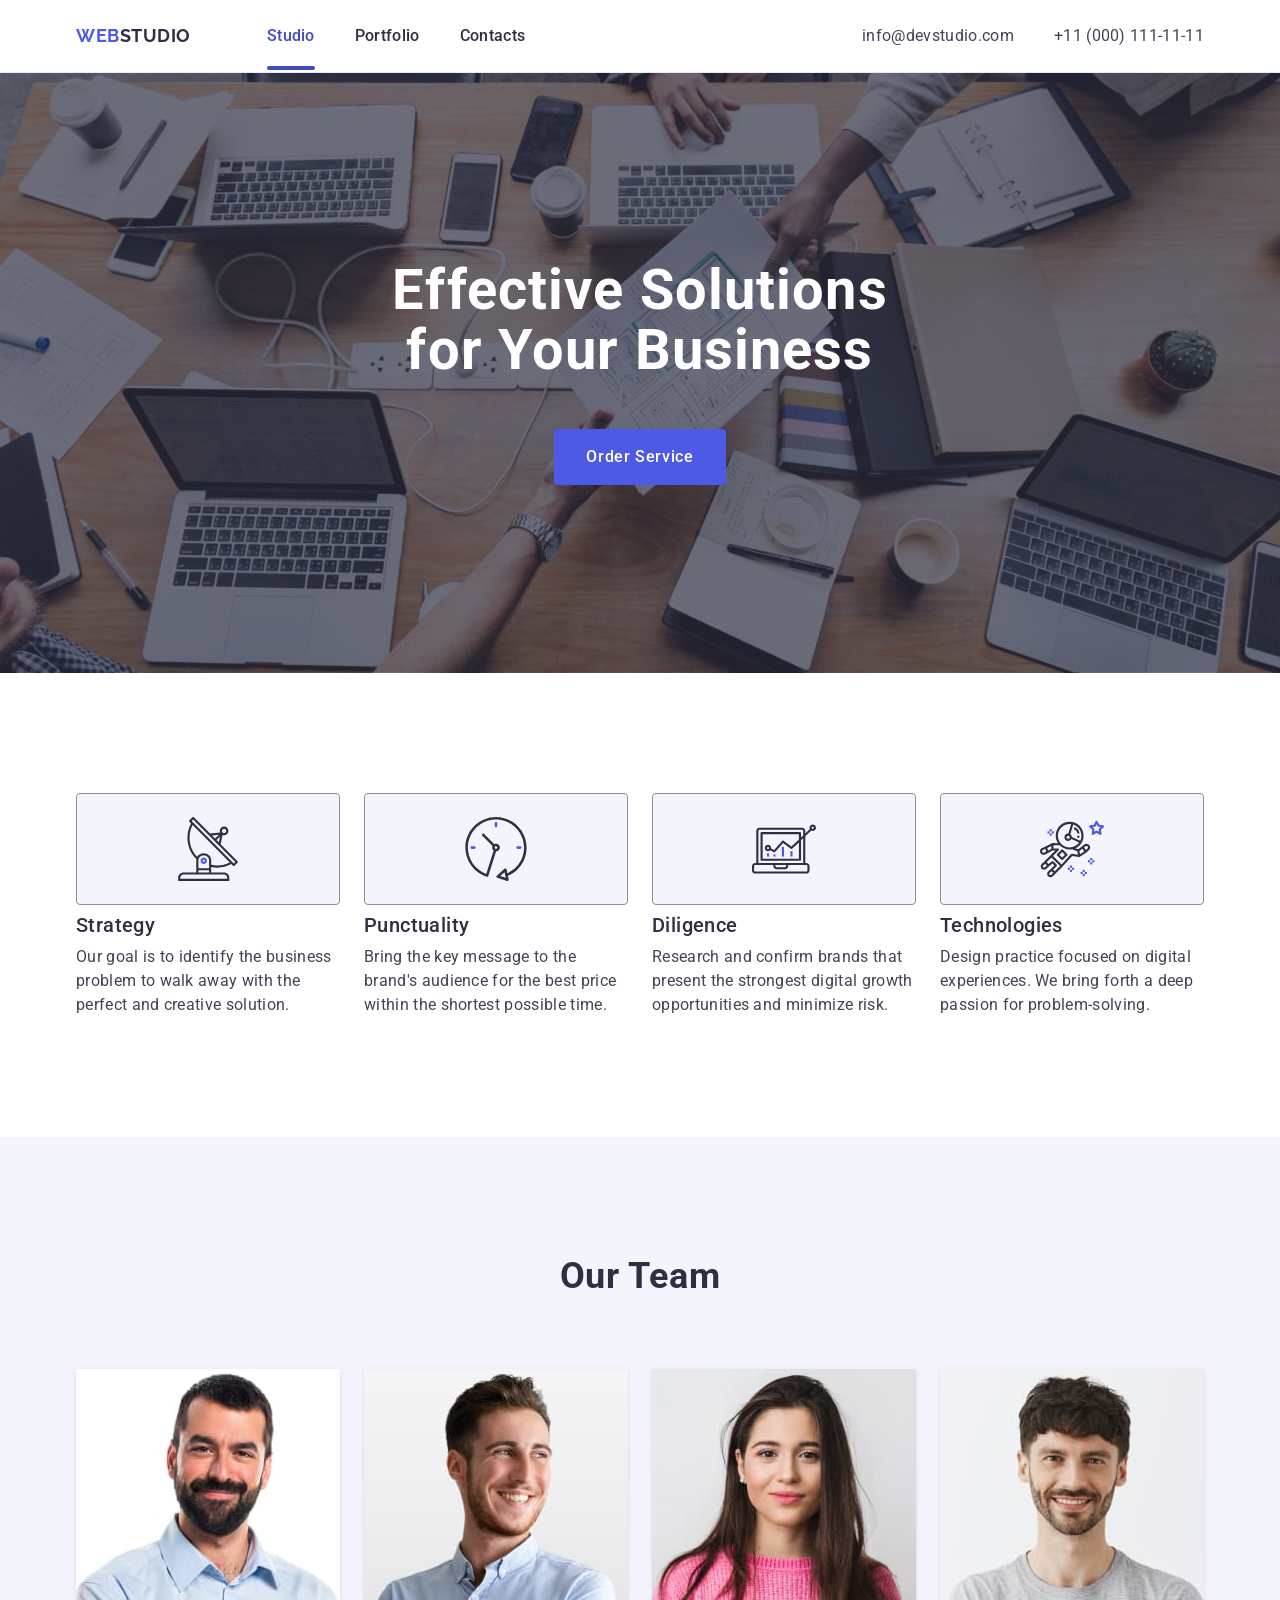
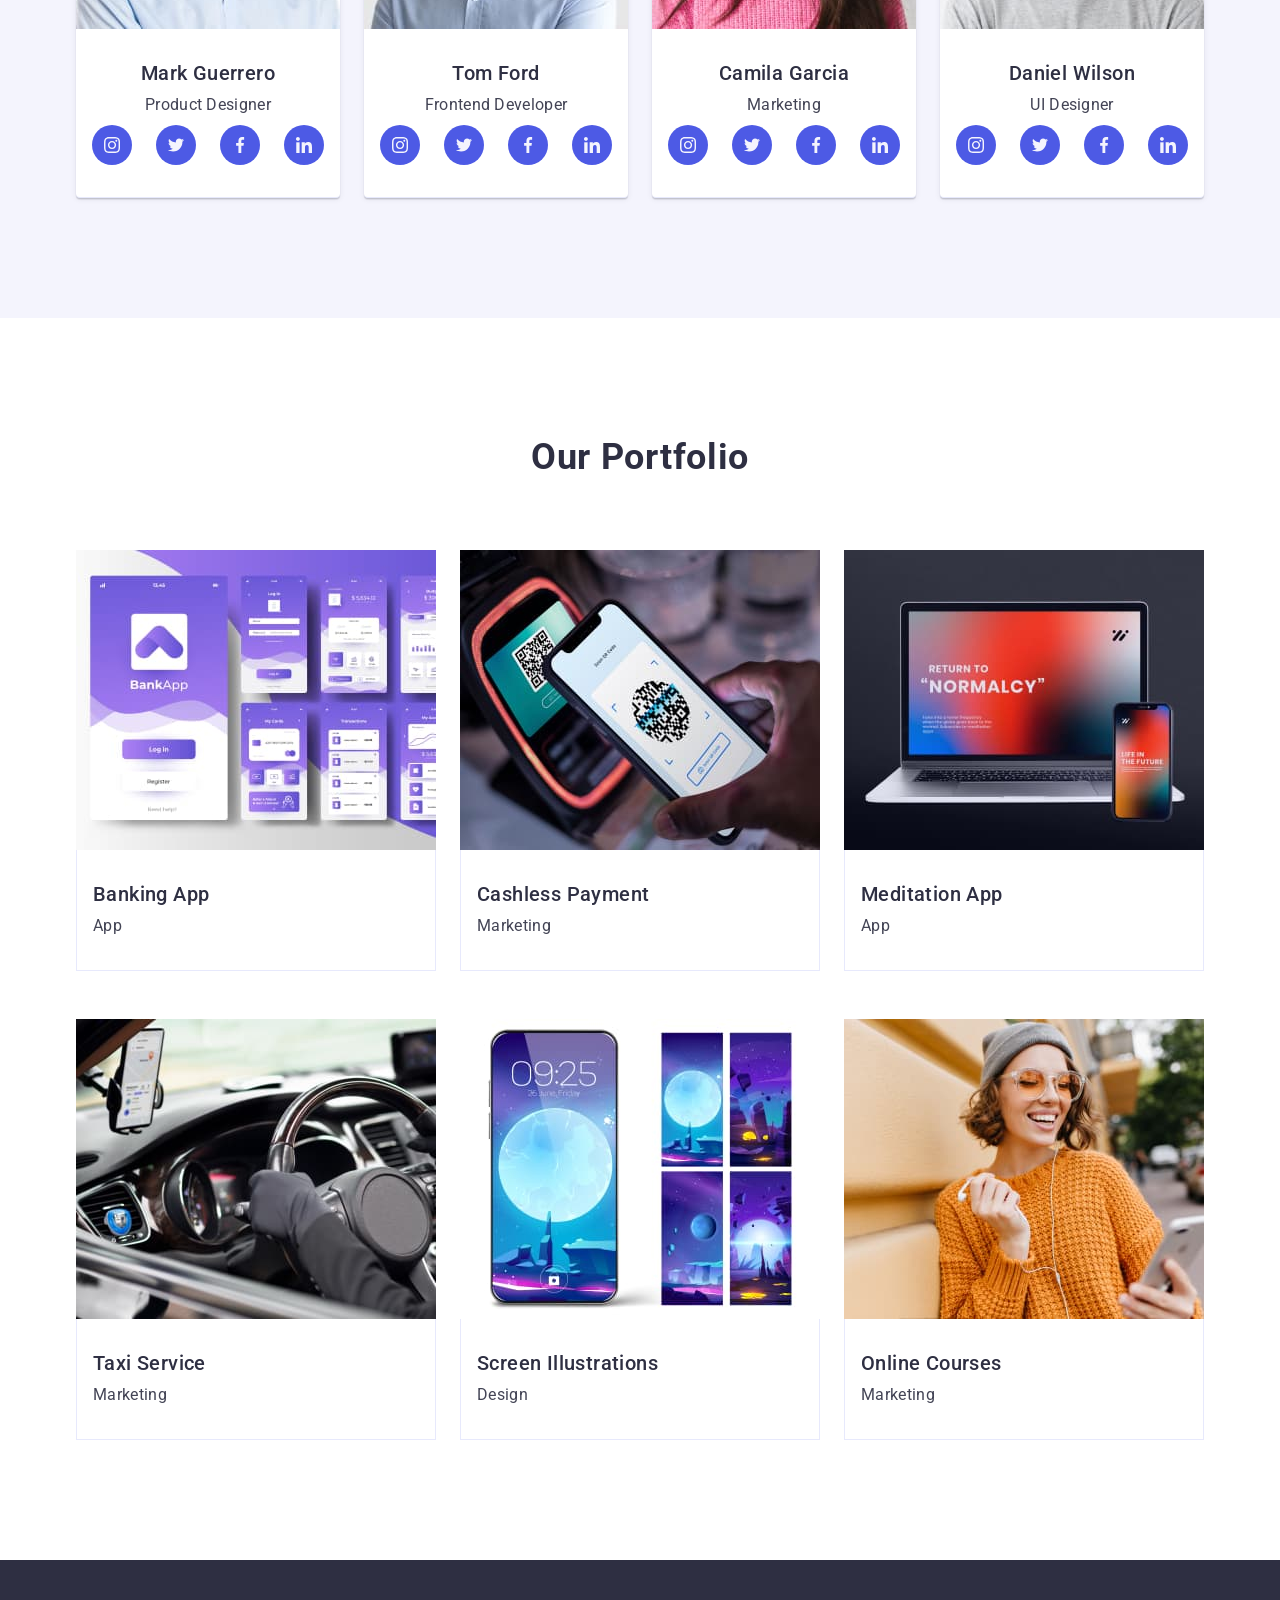
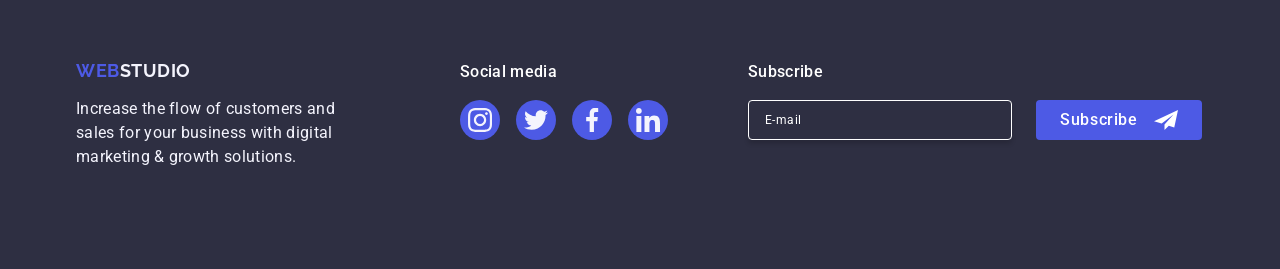
<file: index.html>
<!DOCTYPE html>
<html lang="en">
  <head>
    <meta charset="UTF-8" />
    <meta name="viewport" content="width=device-width, initial-scale=1.0" />
    <title>Document</title>
    <link rel="preconnect" href="https://fonts.googleapis.com" />
    <link rel="preconnect" href="https://fonts.gstatic.com" crossorigin />
    <link
      href="https://fonts.googleapis.com/css2?family=Raleway:wght@700&family=Roboto:wght@400;500;700&display=swap"
      rel="stylesheet"
    />
    <link
      rel="stylesheet"
      href="https://cdnjs.cloudflare.com/ajax/libs/modern-normalize/2.0.0/modern-normalize.min.css"
      integrity="sha512-4xo8blKMVCiXpTaLzQSLSw3KFOVPWhm/TRtuPVc4WG6kUgjH6J03IBuG7JZPkcWMxJ5huwaBpOpnwYElP/m6wg=="
      crossorigin="anonymous"
      referrerpolicy="no-referrer"
    />
    <link rel="stylesheet" href="./css/styles.css" />
  </head>
  <body>
    <!-- header -->

    <header class="header">
      <div class="container flex-property">
        <nav class="nav">
          <a href="./index.html" class="nav-link-logo logo-link-header"
            >Web<span class="logo-header">Studio</span></a
          >
          <ul class="nav-list">
            <li class="nav-list-item">
              <a href="./index.html" class="nav-list-link carrent">Studio</a>
            </li>
            <li class="nav-list-item">
              <a href="#" class="nav-list-link">Portfolio</a>
            </li>
            <li class="nav-list-item">
              <a href="#" class="nav-list-link">Contacts</a>
            </li>
          </ul>
        </nav>
        <address class="address">
          <ul class="address-list">
            <li class="address-list-item">
              <a href="mailto:info@devstudio.com" class="address-list-link"
                >info@devstudio.com</a
              >
            </li>
            <li class="address-list-item">
              <a href="tel:+110001111111" class="address-list-link"
                >+11 (000) 111-11-11</a
              >
            </li>
          </ul>
        </address>
      </div>
    </header>

    <!-- main -->

    <main class="main">
      <!-- section hero -->

      <section class="section hero">
        <div class="container">
          <h1 class="hero-title">Effective Solutions for Your Business</h1>
          <button class="button hero-button" type="button">
            Order Service
          </button>
        </div>
      </section>

      <!-- section service -->

      <section class="section service">
        <div class="container">
          <h2 class="section-title visually-hidden">Order Service</h2>
          <ul class="service-list">
            <li class="service-list-item">
              <div class="service-list-thumb">
                <svg class="service-list-icon" width="64" height="64">
                  <use href="./images/icons.svg#icon-antenna"></use>
                </svg>
              </div>
              <h3 class="service-list-title">Strategy</h3>
              <p class="service-list-text">
                Our goal is to identify the business problem to walk away with
                the perfect and creative solution.
              </p>
            </li>
            <li class="service-list-item">
              <div class="service-list-thumb">
                <svg class="service-list-icon" width="64" height="64">
                  <use href="./images/icons.svg#icon-clock"></use>
                </svg>
              </div>
              <h3 class="service-list-title">Punctuality</h3>
              <p class="service-list-text">
                Bring the key message to the brand's audience for the best price
                within the shortest possible time.
              </p>
            </li>
            <li class="service-list-item">
              <div class="service-list-thumb">
                <svg class="service-list-icon" width="64" height="64">
                  <use href="./images/icons.svg#icon-diagram"></use>
                </svg>
              </div>
              <h3 class="service-list-title">Diligence</h3>
              <p class="service-list-text">
                Research and confirm brands that present the strongest digital
                growth opportunities and minimize risk.
              </p>
            </li>
            <li class="service-list-item">
              <div class="service-list-thumb">
                <svg class="service-list-icon" width="64" height="64">
                  <use href="./images/icons.svg#icon-astronaut"></use>
                </svg>
              </div>
              <h3 class="service-list-title">Technologies</h3>
              <p class="service-list-text">
                Design practice focused on digital experiences. We bring forth a
                deep passion for problem-solving.
              </p>
            </li>
          </ul>
        </div>
      </section>

      <!-- section team -->

      <section class="section team">
        <div class="container">
          <h2 class="section-title">Our Team</h2>
          <ul class="team-list">
            <li class="team-list-item">
              <img
                class="team-list-img"
                src="./images/mark_guerrero.jpg"
                alt="Mark Guerrero Product Designer"
                width="264"
              />
              <div class="team-wrapper-content">
                <h3 class="team-list-title">Mark Guerrero</h3>
                <p class="team-list-text">Product Designer</p>
                <ul class="social-list">
                  <li class="social-list-item">
                    <a href="#" class="social-list-link">
                      <svg class="social-list-icon" width="16" height="16">
                        <use href="./images/icons.svg#icon-instagram"></use>
                      </svg>
                    </a>
                  </li>
                  <li class="social-list-item">
                    <a href="#" class="social-list-link">
                      <svg class="social-list-icon" width="16" height="16">
                        <use href="./images/icons.svg#icon-twitter"></use>
                      </svg>
                    </a>
                  </li>
                  <li class="social-list-item">
                    <a href="#" class="social-list-link">
                      <svg class="social-list-icon" width="16" height="16">
                        <use href="./images/icons.svg#icon-facebook"></use>
                      </svg>
                    </a>
                  </li>
                  <li class="social-list-item">
                    <a href="#" class="social-list-link">
                      <svg class="social-list-icon" width="16" height="16">
                        <use href="./images/icons.svg#icon-linkedin"></use>
                      </svg>
                    </a>
                  </li>
                </ul>
              </div>
            </li>
            <li class="team-list-item">
              <img
                class="team-list-img"
                src="./images/tom_ford.jpg"
                alt="Tom Ford Frontend Developer"
                width="264"
              />
              <div class="team-wrapper-content">
                <h3 class="team-list-title">Tom Ford</h3>
                <p class="team-list-text">Frontend Developer</p>
                <ul class="social-list">
                  <li class="social-list-item">
                    <a href="#" class="social-list-link">
                      <svg class="social-list-icon" width="16" height="16">
                        <use href="./images/icons.svg#icon-instagram"></use>
                      </svg>
                    </a>
                  </li>
                  <li class="social-list-item">
                    <a href="#" class="social-list-link">
                      <svg class="social-list-icon" width="16" height="16">
                        <use href="./images/icons.svg#icon-twitter"></use>
                      </svg>
                    </a>
                  </li>
                  <li class="social-list-item">
                    <a href="#" class="social-list-link">
                      <svg class="social-list-icon" width="16" height="16">
                        <use href="./images/icons.svg#icon-facebook"></use>
                      </svg>
                    </a>
                  </li>
                  <li class="social-list-item">
                    <a href="#" class="social-list-link">
                      <svg class="social-list-icon" width="16" height="16">
                        <use href="./images/icons.svg#icon-linkedin"></use>
                      </svg>
                    </a>
                  </li>
                </ul>
              </div>
            </li>
            <li class="team-list-item">
              <img
                class="team-list-img"
                src="./images/camila_garcia.jpg"
                alt="Camila Garcia Marketing"
                width="264"
              />
              <div class="team-wrapper-content">
                <h3 class="team-list-title">Camila Garcia</h3>
                <p class="team-list-text">Marketing</p>
                <ul class="social-list">
                  <li class="social-list-item">
                    <a href="#" class="social-list-link">
                      <svg class="social-list-icon" width="16" height="16">
                        <use href="./images/icons.svg#icon-instagram"></use>
                      </svg>
                    </a>
                  </li>
                  <li class="social-list-item">
                    <a href="#" class="social-list-link">
                      <svg class="social-list-icon" width="16" height="16">
                        <use href="./images/icons.svg#icon-twitter"></use>
                      </svg>
                    </a>
                  </li>
                  <li class="social-list-item">
                    <a href="#" class="social-list-link">
                      <svg class="social-list-icon" width="16" height="16">
                        <use href="./images/icons.svg#icon-facebook"></use>
                      </svg>
                    </a>
                  </li>
                  <li class="social-list-item">
                    <a href="#" class="social-list-link">
                      <svg class="social-list-icon" width="16" height="16">
                        <use href="./images/icons.svg#icon-linkedin"></use>
                      </svg>
                    </a>
                  </li>
                </ul>
              </div>
            </li>
            <li class="team-list-item">
              <img
                class="team-list-img"
                src="./images/daniel_wilson.jpg"
                alt="Daniel Wilson UI Designer"
                width="264"
              />
              <div class="team-wrapper-content">
                <h3 class="team-list-title">Daniel Wilson</h3>
                <p class="team-list-text">UI Designer</p>
                <ul class="social-list">
                  <li class="social-list-item">
                    <a href="#" class="social-list-link">
                      <svg class="social-list-icon" width="16" height="16">
                        <use href="./images/icons.svg#icon-instagram"></use>
                      </svg>
                    </a>
                  </li>
                  <li class="social-list-item">
                    <a href="#" class="social-list-link">
                      <svg class="social-list-icon" width="16" height="16">
                        <use href="./images/icons.svg#icon-twitter"></use>
                      </svg>
                    </a>
                  </li>
                  <li class="social-list-item">
                    <a href="#" class="social-list-link">
                      <svg class="social-list-icon" width="16" height="16">
                        <use href="./images/icons.svg#icon-facebook"></use>
                      </svg>
                    </a>
                  </li>
                  <li class="social-list-item">
                    <a href="#" class="social-list-link">
                      <svg class="social-list-icon" width="16" height="16">
                        <use href="./images/icons.svg#icon-linkedin"></use>
                      </svg>
                    </a>
                  </li>
                </ul>
              </div>
            </li>
          </ul>
        </div>
      </section>

      <!-- section portfolio -->

      <section class="section porfolio">
        <div class="container">
          <h2 class="section-title">Our Portfolio</h2>
          <ul class="portfolio-list">
            <li class="portfolio-list-item">
              <div class="portfolio-list-owerley">
                <img
                  class="portfolio-list-img"
                  src="./images/banking_app.jpg"
                  alt="banking"
                  width="360"
                />
                <p class="portfolio-text-owerley">
                  14 Stylish and User-Friendly App Design Concepts · Task
                  Manager App · Calorie Tracker App · Exotic Fruit Ecommerce App
                  · Cloud Storage App
                </p>
              </div>
              <div class="portfolio-wrapper-content">
                <h3 class="portfolio-list-title">Banking App</h3>
                <p class="portfolio-list-text">App</p>
              </div>
            </li>
            <li class="portfolio-list-item">
              <div class="portfolio-list-owerley">
                <img
                  class="portfolio-list-img"
                  src="./images/cashless_payment.jpg"
                  alt="cashless_payment"
                  width="360"
                />
                <p class="portfolio-text-owerley">
                  14 Stylish and User-Friendly App Design Concepts · Task
                  Manager App · Calorie Tracker App · Exotic Fruit Ecommerce App
                  · Cloud Storage App
                </p>
              </div>
              <div class="portfolio-wrapper-content">
                <h3 class="portfolio-list-title">Cashless Payment</h3>
                <p class="portfolio-list-text">Marketing</p>
              </div>
            </li>
            <li class="portfolio-list-item">
              <div class="portfolio-list-owerley">
                <img
                  class="portfolio-list-img"
                  src="./images/meditation_app.jpg"
                  alt="meditation"
                  width="360"
                />
                <p class="portfolio-text-owerley">
                  14 Stylish and User-Friendly App Design Concepts · Task
                  Manager App · Calorie Tracker App · Exotic Fruit Ecommerce App
                  · Cloud Storage App
                </p>
              </div>
              <div class="portfolio-wrapper-content">
                <h3 class="portfolio-list-title">Meditation App</h3>
                <p class="portfolio-list-text">App</p>
              </div>
            </li>
            <li class="portfolio-list-item">
              <div class="portfolio-list-owerley">
                <img
                  class="portfolio-list-img"
                  src="./images/taxi_service.jpg"
                  alt="taxi_service"
                  width="360"
                />
                <p class="portfolio-text-owerley">
                  14 Stylish and User-Friendly App Design Concepts · Task
                  Manager App · Calorie Tracker App · Exotic Fruit Ecommerce App
                  · Cloud Storage App
                </p>
              </div>
              <div class="portfolio-wrapper-content">
                <h3 class="portfolio-list-title">Taxi Service</h3>
                <p class="portfolio-list-text">Marketing</p>
              </div>
            </li>
            <li class="portfolio-list-item">
              <div class="portfolio-list-owerley">
                <img
                  class="portfolio-list-img"
                  src="./images/screen_illustrations.jpg"
                  alt="screen_illustrations"
                  width="360"
                />
                <p class="portfolio-text-owerley">
                  14 Stylish and User-Friendly App Design Concepts · Task
                  Manager App · Calorie Tracker App · Exotic Fruit Ecommerce App
                  · Cloud Storage App
                </p>
              </div>
              <div class="portfolio-wrapper-content">
                <h3 class="portfolio-list-title">Screen Illustrations</h3>
                <p class="portfolio-list-text">Design</p>
              </div>
            </li>
            <li class="portfolio-list-item">
              <div class="portfolio-list-owerley">
                <img
                  class="portfolio-list-img"
                  src="./images/online_courses.jpg"
                  alt="online_courses"
                  width="360"
                />
                <p class="portfolio-text-owerley">
                  14 Stylish and User-Friendly App Design Concepts · Task
                  Manager App · Calorie Tracker App · Exotic Fruit Ecommerce App
                  · Cloud Storage App
                </p>
              </div>
              <div class="portfolio-wrapper-content">
                <h3 class="portfolio-list-title">Online Courses</h3>
                <p class="portfolio-list-text">Marketing</p>
              </div>
            </li>
          </ul>
        </div>
      </section>
    </main>

    <!-- footer -->

    <footer class="footer">
      <div class="container">
        <div class="footer-wrapper-description">
          <a href="./index.html" class="nav-link-logo logo-footer-link"
            >Web<span class="logo-footer">Studio</span></a
          >
          <p class="footer-text">
            Increase the flow of customers and sales for your business with
            digital marketing & growth solutions.
          </p>
        </div>
        <div class="footer-wrapper-social">
          <p class="footer-social-text">Social media</p>
          <ul class="social-list">
            <li class="social-list-item">
              <a href="#" class="social-list-link footer-social-link">
                <svg class="social-list-icon" width="24" height="24">
                  <use href="./images/icons.svg#icon-instagram"></use>
                </svg>
              </a>
            </li>
            <li class="social-list-item">
              <a href="#" class="social-list-link footer-social-link">
                <svg class="social-list-icon" width="24" height="24">
                  <use href="./images/icons.svg#icon-twitter"></use>
                </svg>
              </a>
            </li>
            <li class="social-list-item">
              <a href="#" class="social-list-link footer-social-link">
                <svg class="social-list-icon" width="24" height="24">
                  <use href="./images/icons.svg#icon-facebook"></use>
                </svg>
              </a>
            </li>
            <li class="social-list-item">
              <a href="#" class="social-list-link footer-social-link">
                <svg class="social-list-icon" width="24" height="24">
                  <use href="./images/icons.svg#icon-linkedin"></use>
                </svg>
              </a>
            </li>
          </ul>
        </div>
        <div class="footer-wrapper-form">
          <p class="footer-form-title">Subscribe</p>
          <form class="footer-subscribe">
            <label class="footer-form-label" for="footer-user-email">
              <input
                class="footer-input"
                type="email"
                id="footer-user-email"
                name="footer-user-email"
                placeholder="E-mail"
              />
            </label>
            <button class="footer-form-button" type="submit">
              Subscribe
              <svg class="footer-form-button-icon" width="24" height="24">
                <use href="./images/icons.svg#icon-fly"></use>
              </svg>
            </button>
          </form>
        </div>
      </div>
    </footer>

    <!-- modal -->

    <div class="backdrop">
      <div class="modal">
        <button class="modal-close-button" type="button">
          <svg class="modal-close-icon" width="8" height="8">
            <use href="./images/icons.svg#icon-close-modal"></use>
          </svg>
        </button>
        <p class="modal-title">Leave your contacts and we will call you back</p>
        <form class="modal-form">
          <div class="modal-wrapper-content">
            <label class="modal-label" for="user-name">Name</label>
            <div class="modal-wrapper-input">
              <input
                class="modal-input"
                type="text"
                id="user-name"
                name="user-name"
              />
              <svg class="modal-input-icon" width="18" height="24">
                <use href="./images/icons.svg#icon-person-modal"></use>
              </svg>
            </div>
          </div>
          <div class="modal-wrapper-content">
            <label class="modal-label" for="user-phone">Phone</label>
            <div class="modal-wrapper-input">
              <input
                class="modal-input"
                type="tel"
                id="user-phone"
                name="user-phone"
              />
              <svg class="modal-input-icon" width="18" height="24">
                <use href="./images/icons.svg#icon-phone-modal"></use>
              </svg>
            </div>
          </div>
          <div class="modal-wrapper-content">
            <label class="modal-label" for="user-mail">Email</label>
            <div class="modal-wrapper-input">
              <input
                class="modal-input"
                type="email"
                id="user-mail"
                name="user-mail"
              />
              <svg class="modal-input-icon" width="18" height="24">
                <use href="./images/icons.svg#icon-email-modal"></use>
              </svg>
            </div>
          </div>
          <div class="modal-wrapper-coment">
            <label class="modal-label" for="user-comment">Comment</label>
            <textarea
              class="modal-comment"
              id="user-comment"
              name="user-comment"
              placeholder="Text input"
            ></textarea>
          </div>
          <div class="modal-wrapper-checkbox">
            <input
              class="modal-checkbox visually-hidden"
              type="checkbox"
              id="user-privacy"
              name="user-privacy"
              value="true"
            />
            <label class="modal-label-checkbox" for="user-privacy">
              <span class="modal-custom-checkbox">
                <svg class="modal-checkbox-icon" width="10" height="8">
                  <use href="./images/icons.svg#icon-check"></use>
                </svg>
              </span>
              I accept the terms and conditions of the
              <a class="modal-checkbox-link" href="#">Privacy Policy</a>
            </label>
          </div>
          <button class="modal-button" type="submit">Send</button>
        </form>
      </div>
    </div>
  </body>
</html>
</file>
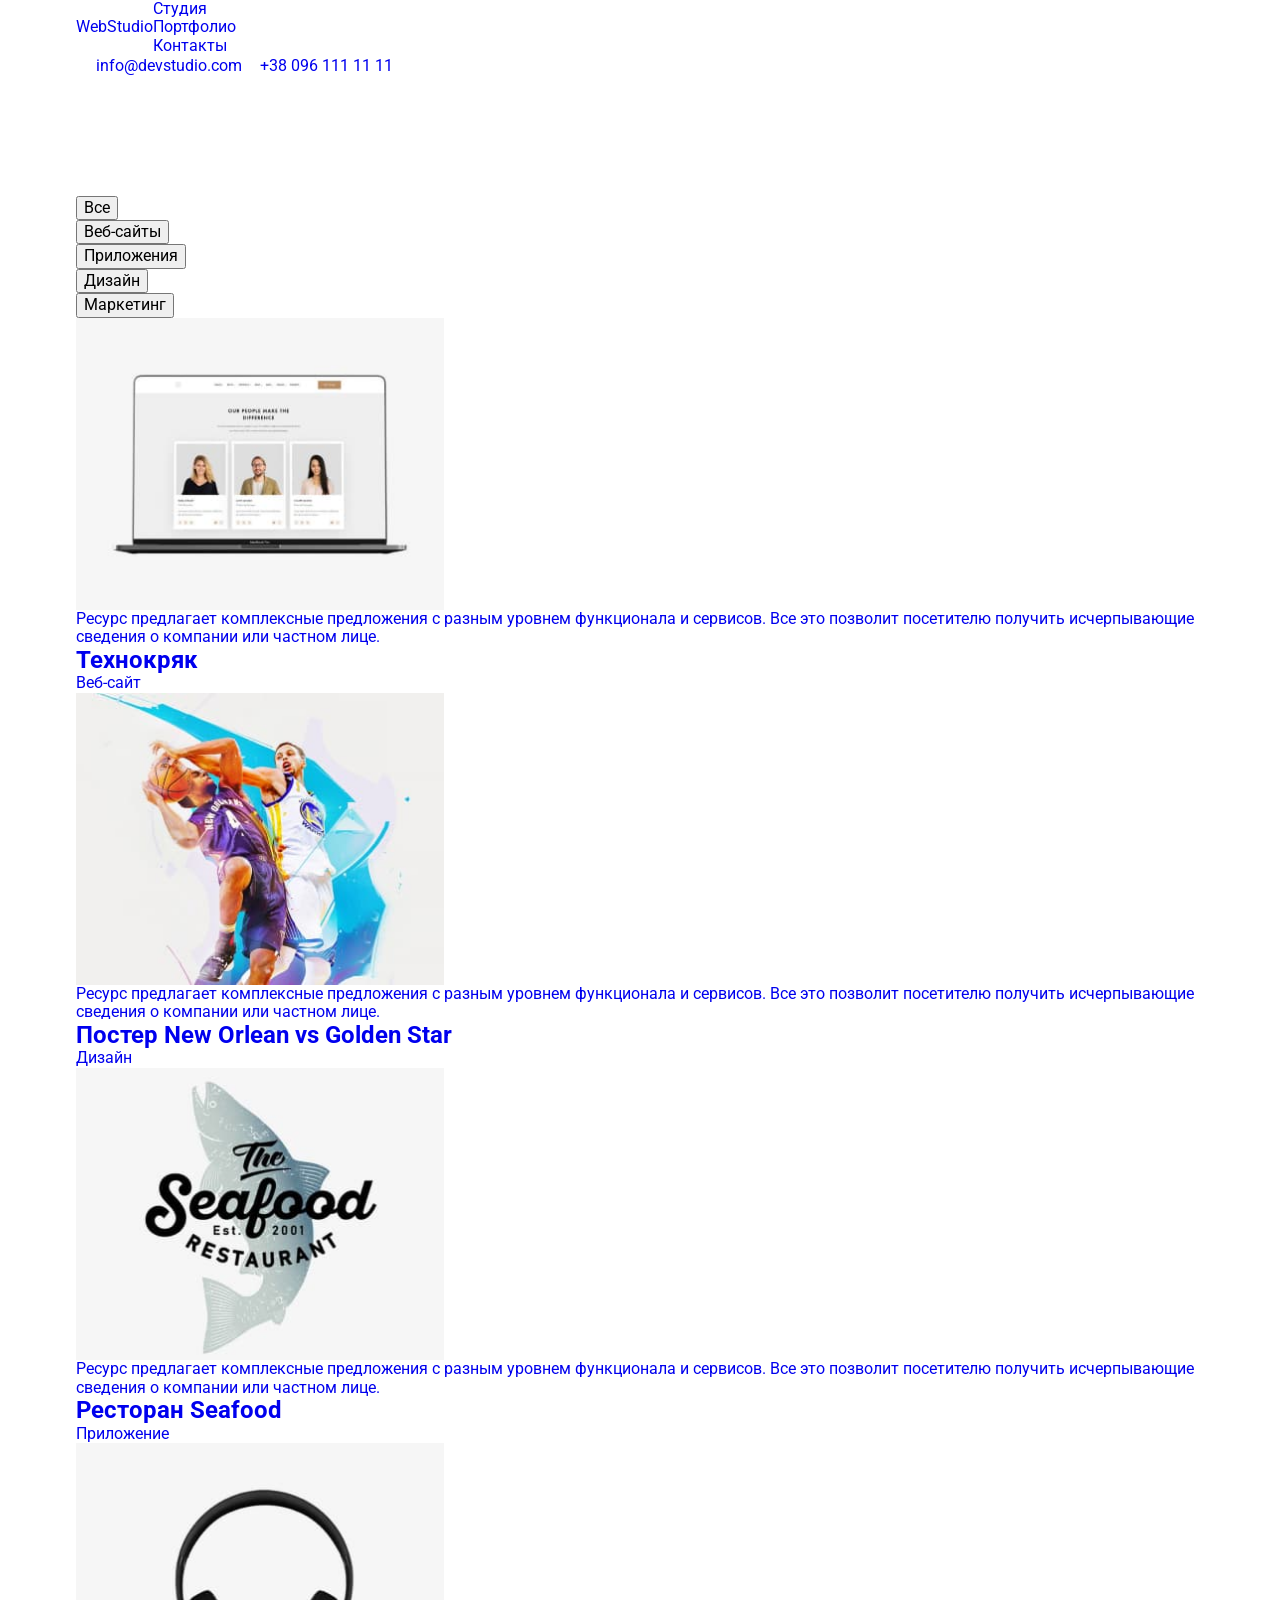
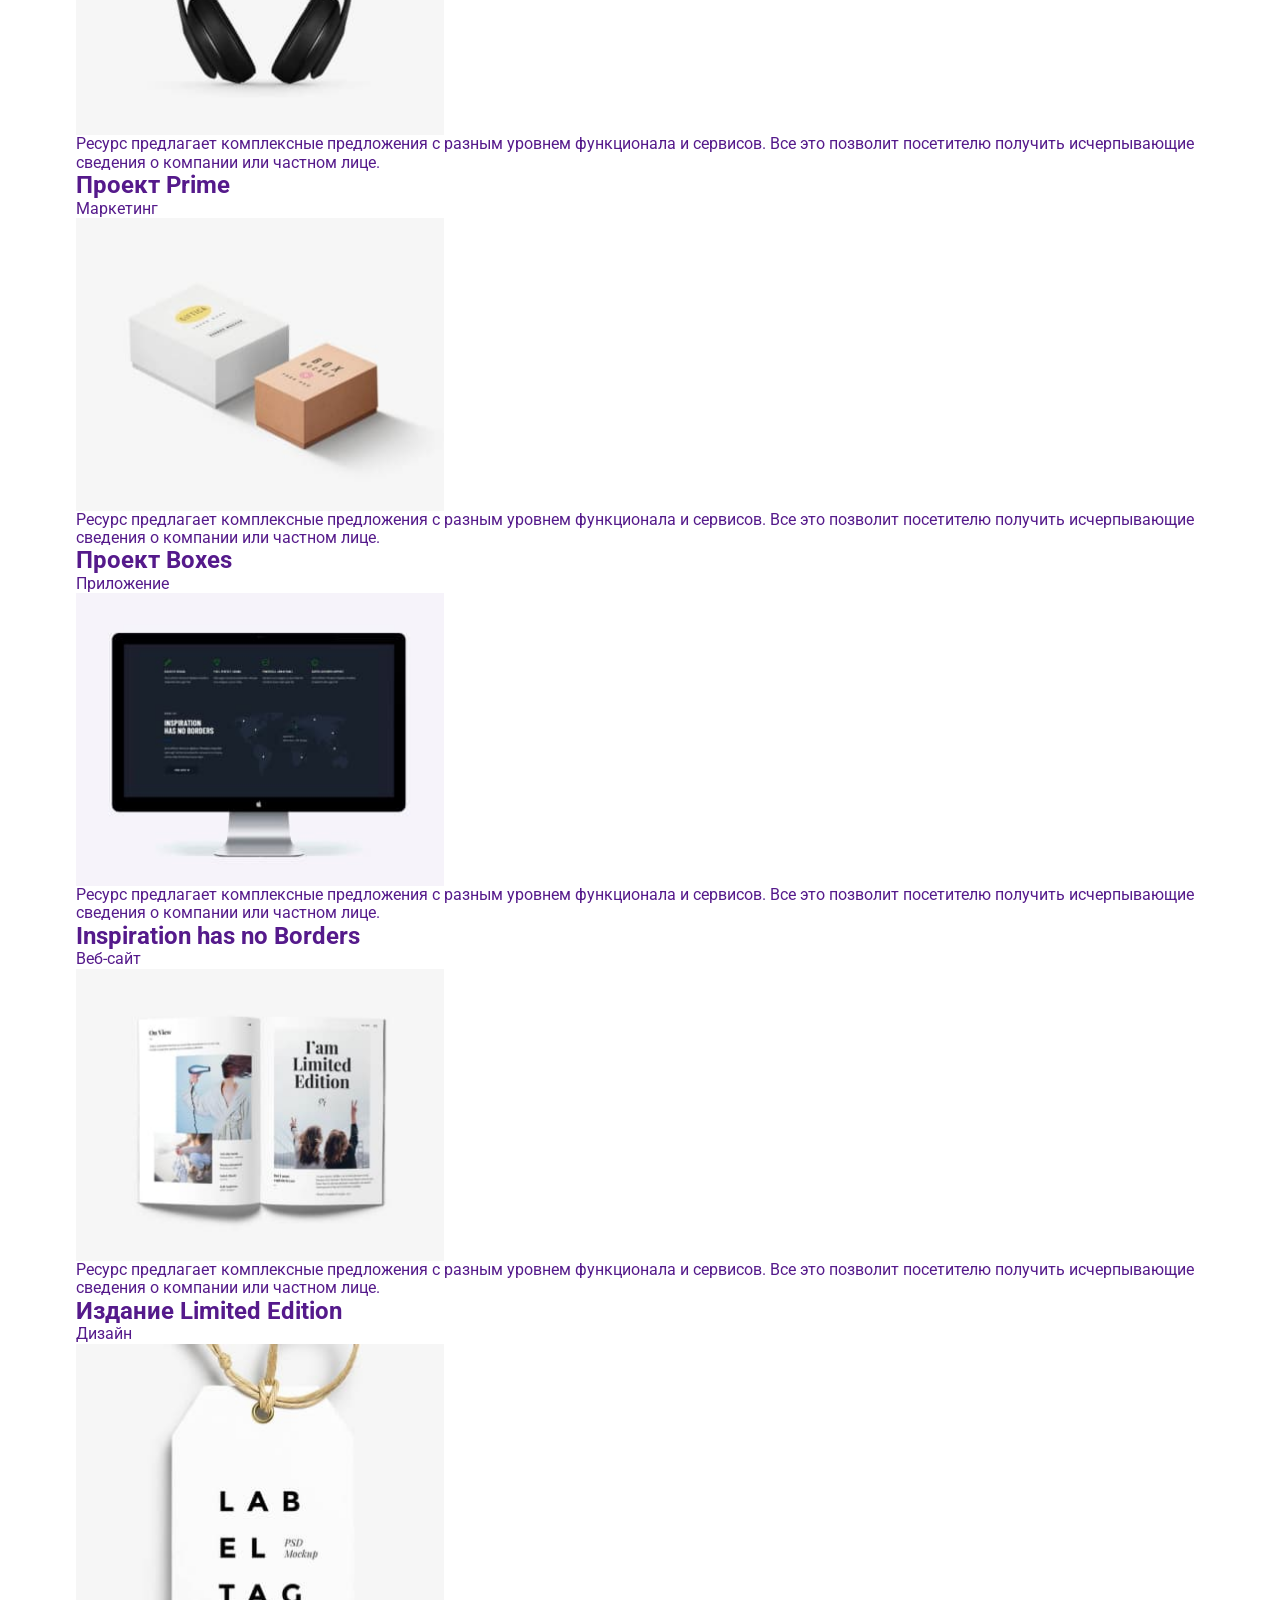
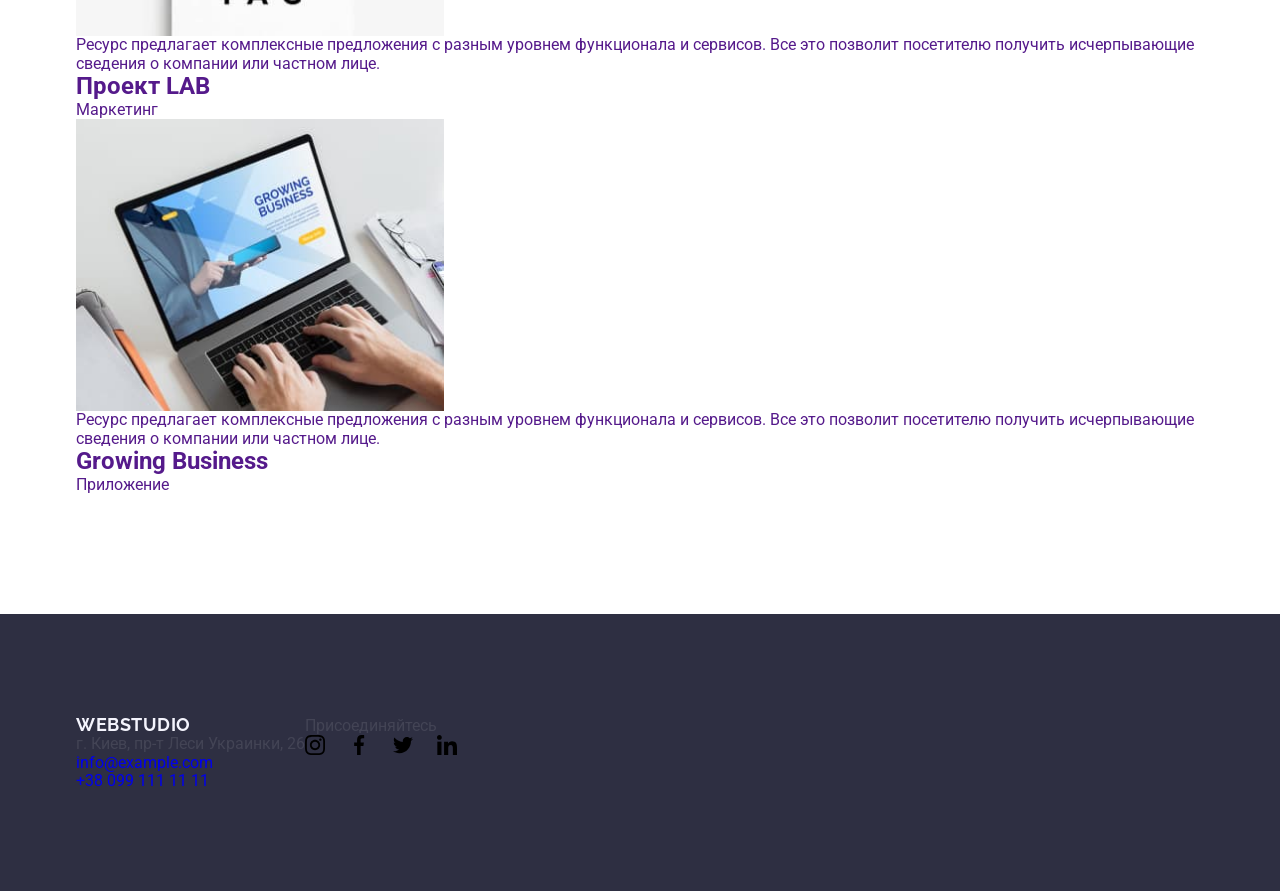
<file: portfolio.html>
<!DOCTYPE html>
<html lang="ru">

<head>
  <meta charset="UTF-8">
  <meta http-equiv="X-UA-Compatible" content="IE=edge">
  <meta name="viewport" content="width=device-width, initial-scale=1.0">
  <title>Portfolio</title>
  <link href="https://fonts.googleapis.com/css2?family=Raleway:wght@700&family=Roboto:wght@400;500;700;900&display=swap"
    rel="stylesheet">
  <link rel="stylesheet" href="https://cdnjs.cloudflare.com/ajax/libs/modern-normalize/1.1.0/modern-normalize.min.css"
    integrity="sha512-wpPYUAdjBVSE4KJnH1VR1HeZfpl1ub8YT/NKx4PuQ5NmX2tKuGu6U/JRp5y+Y8XG2tV+wKQpNHVUX03MfMFn9Q=="
    crossorigin="anonymous" referrerpolicy="no-referrer" />
  <link rel="stylesheet" type="text/css" href="./css/styles.css">
</head>

<body>
  <!-- Шапка -->
  <header class="page-header">
    <div class="container">
      <!-- Блок навигации -->
      <div class="header-flex">
        <nav class="nav">
          <a class="logo" href="./index.html">Web<span class="studio">Studio</span></a>
          <ul class="site-nav">
            <li class="item"><a class="link" href="./index.html">Студия</a></li>
            <li class="item"><a class="link current" href="./portfolio.html">Портфолио</a></li>
            <li class="item"><a class="link" href="#">Контакты</a></li>
          </ul>
        </nav>
        <!-- Блок контактов -->
        <div class="contacts">
          <a class="link" href="mailto:info@devstudio.com">
            <svg class="icon" width="16" height="12">
              <use href="./images/icons.svg#icon-envelope"></use>
            </svg>
            info@devstudio.com</a>
          <a class="link" href="tel:+380961111111">
            <svg class="icon" width="10" height="16">
              <use href="./images/icons.svg#icon-smartphone"></use>
            </svg>
            +38 096 111 11 11</a>
        </div>
      </div>
    </div>
  </header>
  <!-- Основной контент -->
  <main>
    <section class="section">
      <div class="container">
        <h1 class="portfolio-section-title visually-hidden">Примеры наших работ</h1>
        <!-- Блок кнопок -->
        <ul class="examples-buton">
          <li class="item"><button class="btn" type="button">Все</button></li>
          <li class="item"><button class="btn" type="button">Веб-сайты</button></li>
          <li class="item"><button class="btn" type="button">Приложения</button></li>
          <li class="item"><button class="btn" type="button">Дизайн</button></li>
          <li class="item"><button class="btn" type="button">Маркетинг</button></li>
        </ul>
        <!-- Блок примеров работ -->
        <ul class="examples">
          <li class="item">
            <a href="#" class="example-link">
              <div class="example-thumb">
                <img src="./images/portf1.jpg" alt="Технокряк" width="368">
                <div class="overlay">
                  <p class="text">Ресурс предлагает комплексные предложения с разным уровнем функционала и сервисов. Все
                    это позволит посетителю получить
                    исчерпывающие сведения о компании или частном лице.</p>
                </div>
              </div>
              <div class="description">
                <h2 class="title">Технокряк</h2>
                <p class="text">Веб-сайт</p>
              </div>
            </a>
          </li>
          <li class="item">
            <a href="#" class="example-link">
              <div class="example-thumb">
                <img src="./images/portf2.jpg" alt="Постер New Orlean vs Golden Star" width="368">
                <div class="overlay">
                  <p class="text">Ресурс предлагает комплексные предложения с разным уровнем функционала и сервисов. Все
                    это позволит посетителю получить
                    исчерпывающие сведения о компании или частном лице.</p>
                </div>
              </div>
              <div class="description">
                <h2 class="title">Постер New Orlean vs Golden Star</h2>
                <p class="text">Дизайн</p>
              </div>
            </a>
          </li>
          <li class="item">
            <a href="#" class="example-link">
              <div class="example-thumb">
                <img src="./images/portf3.jpg" alt="Ресторан Seafood" width="368">
                <div class="overlay">
                  <p class="text">Ресурс предлагает комплексные предложения с разным уровнем функционала и сервисов. Все
                    это позволит посетителю получить
                    исчерпывающие сведения о компании или частном лице.</p>
                </div>
              </div>
              <div class="description">
                <h2 class="title">Ресторан Seafood</h2>
                <p class="text">Приложение</p>
              </div>
            </a>
          </li>
          <li class="item">
            <a href="" class="example-link">
              <div class="example-thumb">
                <img src="./images/portf4.jpg" alt="Проект Prime" width="368">
                <div class="overlay">
                  <p class="text">Ресурс предлагает комплексные предложения с разным уровнем функционала и сервисов. Все
                    это позволит посетителю получить
                    исчерпывающие сведения о компании или частном лице.</p>
                </div>
              </div>
              <div class="description">
                <h2 class="title">Проект Prime</h2>
                <p class="text">Маркетинг</p>
              </div>
            </a>
          </li>
          <li class="item">
            <a href="" class="example-link">
              <div class="example-thumb">
                <img src="./images/portf5.jpg" alt="Проект Boxes" width="368">
                <div class="overlay">
                  <p class="text">Ресурс предлагает комплексные предложения с разным уровнем функционала и сервисов. Все
                    это позволит посетителю получить
                    исчерпывающие сведения о компании или частном лице.</p>
                </div>
              </div>
              <div class="description">
                <h2 class="title">Проект Boxes</h2>
                <p class="text">Приложение</p>
              </div>
            </a>
          </li>
          <li class="item">
            <a href="" class="example-link">
              <div class="example-thumb">
                <img src="./images/portf6.jpg" alt="Inspiration has no Borders" width="368">
                <div class="overlay">
                  <p class="text">Ресурс предлагает комплексные предложения с разным уровнем функционала и сервисов. Все
                    это позволит посетителю получить
                    исчерпывающие сведения о компании или частном лице.</p>
                </div>
              </div>
              <div class="description">
                <h2 class="title">Inspiration has no Borders</h2>
                <p class="text">Веб-сайт</p>
              </div>
            </a>
          </li>
          <li class="item">
            <a href="" class="example-link">
              <div class="example-thumb">
                <img src="./images/portf7.jpg" alt="Издание Limited Edition" width="368">
                <div class="overlay">
                  <p class="text">Ресурс предлагает комплексные предложения с разным уровнем функционала и сервисов. Все
                    это позволит посетителю получить
                    исчерпывающие сведения о компании или частном лице.</p>
                </div>
              </div>
              <div class="description">
                <h2 class="title">Издание Limited Edition</h2>
                <p class="text">Дизайн</p>
              </div>
            </a>
          </li>
          <li class="item">
            <a href="" class="example-link">
              <div class="example-thumb">
                <img src="./images/portf8.jpg" alt="Проект LAB" width="368">
                <div class="overlay">
                  <p class="text">Ресурс предлагает комплексные предложения с разным уровнем функционала и сервисов. Все
                    это позволит посетителю получить
                    исчерпывающие сведения о компании или частном лице.</p>
                </div>
              </div>
              <div class="description">
                <h2 class="title">Проект LAB</h2>
                <p class="text">Маркетинг</p>
              </div>
            </a>
          </li>
          <li class="item">
            <a href="" class="example-link">
              <div class="example-thumb">
                <img src="./images/portf9.jpg" alt="Growing Business" width="368">
                <div class="overlay">
                  <p class="text">Ресурс предлагает комплексные предложения с разным уровнем функционала и сервисов. Все
                    это позволит посетителю получить
                    исчерпывающие сведения о компании или частном лице.</p>
                </div>
              </div>
              <div class="description">
                <h2 class="title">Growing Business</h2>
                <p class="text">Приложение</p>
              </div>
            </a>
          </li>
        </ul>
      </div>
    </section>
  </main>
  <!-- Подвал -->
  <footer class="footer">
    <div class="container flex">
      <div class="studio-address">
        <a class="logo-footer" href="./index.html">Web<span class="studio-footer">Studio</span></a>
        <address>
          <ul class="address">
            <li class="sity">г. Киев, пр-т Леси Украинки, 26</li>
            <li class="sity-link"><a class="link" href="mailto:info@example.com">info@example.com</a></li>
            <li class="sity-link"><a class="link" href="tel:+380991111111">+38 099 111 11 11</a></li>
          </ul>
        </address>
      </div>
      <div class="social">
        <p class="social-text">Присоединяйтесь</p>
        <ul class="social-list">
          <li class="item">
            <a href="#" class="link">
              <svg class="icon" width="20" height="20">
                <use href="./images/icons.svg#icon-instagram"></use>
              </svg>
            </a>
          </li>
          <li class="item">
            <a href="#" class="link">
              <svg class="icon" width="20" height="20">
                <use href="./images/icons.svg#icon-facebook"></use>
              </svg>
            </a>
          </li>
          <li class="item">
            <a href="#" class="link">
              <svg class="icon" width="20" height="20">
                <use href="./images/icons.svg#icon-twitter"></use>
              </svg>
            </a>
          </li>
          <li class="item">
            <a href="#" class="link">
              <svg class="icon" width="20" height="20">
                <use href="./images/icons.svg#icon-linkedin"></use>
              </svg>
            </a>
          </li>
        </ul>
      </div>
    </div>
  </footer>
</body>

</html>
</file>
<file: css/styles.css>
body{
    font-family: "Roboto", sans-serif;
    background-color: #ffffff;
    color: #434455;
}

p, h1, h2, h3, h4, h5, h6{
    margin-top: 0;
    margin-bottom: 0;
}

a{
    text-decoration: none;
}

ul{
    list-style: none;
    margin-top: 0;
    margin-bottom: 0;
    padding-left: 0;
}

img{
    display: block;
    max-width: 100%;
    height: auto;
}



/* header */

.header{
    border-bottom: 1px solid  #E7E9FC;
    box-shadow: 0px 2px 1px rgba(46, 47, 66, 0.08),
        0px 1px 1px rgba(46, 47, 66, 0.16),
        0px 1px 6px rgba(46, 47, 66, 0.08);
}

.container {
    max-width: 1158px;
    margin: 0 auto;
    padding-left: 15px;
    padding-right: 15px;
}

.flex-property{
    display: flex;
    justify-content: space-between;
    align-items: center;
}

.nav{
    display: flex;
    align-items: center;
}

.nav-link-logo{
    color:  #4D5AE5;
    font-family: "Raleway", sans-serif;
    font-size: 18px;
    font-weight: 700;
    line-height: 1.17;
    letter-spacing: 0.03em;
    text-transform: uppercase;
}

.logo-link-header {
    margin-right: 76px;
}

.logo-header{
    color:  #2E2F42;
    font-family: "Raleway", sans-serif;
    font-size: 18px;
    font-weight: 700;
    line-height: 1.17;
    letter-spacing: 0.03em;
    text-transform: uppercase;
}

.nav-list{
    display: flex;
    gap:40px;
    
}

.nav-list-item{
    
    padding-top: 24px;
    padding-bottom: 24px;

}

.nav-list-link{
    position: relative;
    padding-top: 24px;
    padding-bottom: 24px;
    color: #2E2F42;
    font-size: 16px;
    font-weight: 500;
    line-height: 1.5;
    letter-spacing: 0.02em;
    transition-property: color;
    transition-duration: 250ms;
    transition-timing-function: cubic-bezier(0.4, 0, 0.2, 1);
}

.nav-list-link:hover,
.nav-list-link:focus {
    color: #404BBF;
}

.nav-list-link:active {
    color: #404BBF;
}

.nav-list-link.carrent {
    color: #404BBF;
}

.nav-list-link.carrent::after {
    content: "";
    position: absolute;
    left: 0;
    bottom: -1px;
    width: 100%;
    height: 4px;
    border-radius: 2px;
    background: #404bbf;
}

.address {
    font-style: normal;
}

.address-list {
    display: flex;
    gap: 40px
}

.address-list-link{
    padding-top: 24px;
    padding-bottom: 23px;
    color: #434455;
    font-size: 16px;
    font-weight: 400;
    line-height: 1.5;
    letter-spacing: 0.02em;
    transition-property: color;
    transition-duration: 250ms;
    transition-timing-function: cubic-bezier(0.4, 0, 0.2, 1);
}

.address-list-link:hover,
.address-list-link:focus{
    color: #404BBF;
}

/* main */

/* section hero */

.section{
    padding-top: 120px;
    padding-bottom: 120px;
}

.hero{
    background-color:  #2E2F42;
    background-image: linear-gradient(rgba(46, 47, 66, 0.7),rgba(46, 47, 66, 0.7)), url(../images/hero-bgi.jpg);
    background-repeat: no-repeat;
    background-size: cover;
    background-position: center center;
    padding-top: 188px;
    padding-bottom: 188px;
    max-width: 1440px;
    margin: 0 auto;
}

.hero-title{
    max-width: 496px;
    margin-left: auto; 
    margin-right: auto;
    margin-bottom: 48px;
    color: #ffffff;
    text-align: center;
    font-size: 56px;
    font-weight: 700;
    line-height: 1.07;
    letter-spacing: 0.02em;
}

.button{
    
    display: block;
    margin: 0 auto;
    padding: 16px 32px;
    min-width: 169px;
    cursor: pointer;
    background-color: #4D5AE5;
    color: #ffffff;
    font-size: 16px;
    font-weight: 500;
    line-height: 1.5;
    letter-spacing: 0.04em;
    border: 0;
    border-radius: 4px;
    transition-property: background-color;
    transition-duration: 250ms;
    transition-timing-function: cubic-bezier(0.4, 0, 0.2, 1);
}

.button:hover,
.button:focus{
    background-color: #404BBF;
}

.section-title{
    margin-bottom: 72px;
    color: #2E2F42;
    text-align: center;
    font-size: 36px;
    font-weight: 700;
    line-height: 1.11;
    letter-spacing: 0.02em;
    text-transform: capitalize;
}

.visually-hidden {
    position: absolute;
    width: 1px;
    height: 1px;
    margin: -1px;
    border: 0;
    padding: 0;
    white-space: nowrap;
    clip-path: inset(100%);
    clip: rect(0 0 0 0);
    overflow: hidden;
}

/* section service */

.service-list{
    display: flex;
    flex-wrap: wrap;
    /* justify-content: space-between; */
    gap:24px;
}

.service-list-item{
    width: calc((100% - 72px) / 4);
}

.service-list-thumb {
    display: flex;
    justify-content: center;
    align-items: center;
    margin-bottom: 8px;
    width: 100%;
    height: 112px;
    background-color: #f4f4fd;
    border: 1px solid #8e8f99;
    border-radius: 4px;
}

.service-list-title{
    margin-bottom: 8px;
    color: #2E2F42;
    font-size: 20px;
    font-weight: 500;
    line-height: 1.2;
    letter-spacing: 0.02em;
}

.service-list-text{
    color: #434455;
    font-size: 16px;
    font-weight: 400;
    line-height: 1.5;
    letter-spacing: 0.02em;
}

/* section team */

.team{
    background-color: #F4F4FD;
}

.team-list{
    display: flex;
    flex-wrap: wrap;
    gap:24px
}

.team-list-item{
    width: calc((100% - 72px) / 4);
    background-color: #ffffff;
    border-bottom: 1px solid #E7E9FC;
    border-radius: 0px 0px 4px 4px;
    box-shadow: 0 2px 1px 0 rgba(46, 47, 66, 0.08), 0 1px 1px 0 rgba(46, 47, 66, 0.16), 0 1px 6px 0 rgba(46, 47, 66, 0.08);
}

.team-wrapper-content{
    padding: 32px 0;
}

.team-list-title{
    margin-bottom: 8px;
    color:  #2E2F42;
    text-align: center;
    font-size: 20px;
    font-weight: 500;
    line-height: 1.2;
    letter-spacing: 0.02em;
}

.team-list-text{
    margin-bottom: 8px;
    color: #434455;
    text-align: center;
    font-size: 16px;
    font-weight: 400;
    line-height: 1.5;
    letter-spacing: 0.02em;
}

.social-list {
   display: flex;
   justify-content: center;
   gap: 24px;
}

.social-list-link {
    display: flex;
    justify-content: center;
    align-items: center;
    width: 40px;
    height: 40px;
    border-radius: 50% 50%;
    background-color: #4d5ae5;
    transition-property: background-color;
    transition-duration: 250ms;
    transition-timing-function: cubic-bezier(0.4, 0, 0.2, 1);
}

.social-list-link:hover,
.social-list-link:focus{
    background-color: #404bbf;
}

.social-list-icon {
fill: #f4f4fd;
}


/* section porfolio */

.portfolio-list{
    display: flex;
    flex-wrap: wrap;
    row-gap:48px;
    column-gap: 24px;
}

.portfolio-list-item{
    width: calc((100% - 48px) / 3);
    transition-property: box-shadow;
    transition-duration: 250ms;
    transition-timing-function: cubic-bezier(0.4, 0, 0.2, 1);
    
}
.portfolio-list-item:hover{
    box-shadow: 0 2px 1px 0 rgba(46, 47, 66, 0.08), 0 1px 1px 0 rgba(46, 47, 66, 0.16), 0 1px 6px 0 rgba(46, 47, 66, 0.08);
}

.portfolio-list-item:hover .portfolio-text-owerley{
    transform: translateY(0);
}

.portfolio-list-owerley{
    position: relative;
    overflow: hidden;
}

.portfolio-text-owerley{
    position: absolute;
    top: 0;
    width: 100%;
    height: 100%;
    padding: 40px 32px;
    font-weight: 400;
    font-size: 16px;
    line-height: 1.5;
    letter-spacing: 0.02em;
    color: #f4f4fd;
    background-color: #4d5ae5;
    transform:translateY(100%);
    transition-property: transform;
    transition-duration: 250ms;
    transition-timing-function: cubic-bezier(0.4, 0, 0.2, 1);
}
.portfolio-wrapper-content{
    padding: 32px 16px;
    border: 1px solid #e7e9fc;
    border-top: none;
}

.portfolio-list-title{
    margin-bottom: 8px;
    color: #2E2F42;
    font-size: 20px;
    font-weight: 500;
    line-height: 1.2;
    letter-spacing: 0.02em;
}

.portfolio-list-text{
    color:  #434455;
    font-size: 16px;
    font-weight: 400;
    line-height: 1.5;
    letter-spacing: 0.02em;
}


/* footer */
.footer{
    
    padding-top: 100px;
    padding-bottom: 100px;
    background-color: #2E2F42;
}

.footer>.container{
    display: flex;
    align-items: baseline;
}

.footer-wrapper-description{
    margin-right: 120px;
    max-width: 264px;
}

.logo-footer{
    color: #F4F4FD;
    font-family: "Raleway", sans-serif;
    font-size: 18px;
    font-weight: 700;
    line-height: 1.17;
    letter-spacing: 0.03em;
    text-transform: uppercase;
}

.footer-text{

    
    color: #F4F4FD;
    font-size: 16px;
    font-weight: 400;
    line-height: 1.5;
    letter-spacing: 0.02em;
}

.logo-footer-link{
    display: inline-block;
    margin-bottom: 16px;
}

.footer-wrapper-social {
    margin-right: 80px;
}

.footer-social-text {
    margin-bottom: 16px;
    font-weight: 500;
    font-size: 16px;
    line-height: 1.5;
    letter-spacing: 0.02em;
    color: #fff;
}

.footer-wrapper-social>.social-list {
    gap: 16px;
}

.footer-social-link:hover,
.footer-social-link:focus {
    background-color: #31d0aa;
}

.footer-form-title {
    margin-bottom: 16px;
    font-weight: 500;
    font-size: 16px;
    line-height: 1.5;
    letter-spacing: 0.02em;
    color: #fff;
}

.footer-subscribe {
    display: flex;
    gap: 24px;
}
.footer-input {
    display: inline-block;
    padding-left: 16px;
    border: 1px solid #fff;
    border-radius: 4px;
    width: 264px;
    height: 40px;
    box-shadow: 0 4px 4px 0 rgba(0, 0, 0, 0.15);
    font-weight: 400;
    font-size: 12px;
    line-height: 2;
    letter-spacing: 0.04em;
    background-color: transparent;
    color: #fff;
}

.footer-input::placeholder{
    font-weight: 400;
    font-size: 12px;
    line-height: 2;
    letter-spacing: 0.04em;
    color: #fff;
}

.footer-form-button {
    display: flex;
    justify-content: center;
    align-items: center;
    border: none;
    border-radius: 4px;
    padding: 8px 24px;
    min-width: 165px;
    height: 40px;
    font-weight: 500;
    font-size: 16px;
    line-height: 1.5;
    letter-spacing: 0.04em;
    text-align: center;
    color: #fff;
    background-color: #4d5ae5;
    cursor: pointer;
    transition-property: background-color;
    transition-duration: 250ms;
    transition-timing-function: cubic-bezier(0.4, 0, 0.2, 1);
}

.footer-form-button:hover,
.footer-form-button:focus {
    background-color: #404bbf;
}

.footer-form-button-icon {
    margin-left: 16px;
}

/* modal */

.backdrop{
    position: fixed;
    top: 0;
    left: 0;
    width: 100%;
    height: 100%;
    background-color: rgba(46, 47, 66, 0.4);
    z-index: 999;
    visibility: hidden;
    opacity: 0;
    pointer-events: none;
    transition: opacity 250ms cubic-bezier(0.4, 0, 0.2, 1), visibility 250ms cubic-bezier(0.4, 0, 0.2, 1);
}

.backdrop.is-open {
        visibility: visible;
        opacity: 1;
        pointer-events: auto;
}

.modal {
    position: absolute;
    top: 50%;
    left: 50%;
    transform: translate(-50%, -50%);
    padding: 72px 24px 24px 24px;
    width: 408px;
    min-height: 584px;
    border-radius: 4px;
    box-shadow: 0 1px 1px 0 rgba(0, 0, 0, 0.14), 0 1px 3px 0 rgba(0, 0, 0, 0.12), 0 2px 1px 0 rgba(0, 0, 0, 0.2);
    background-color: #fcfcfc;
    transition: transform 250ms cubic-bezier(0.4, 0, 0.2, 1);
}

.modal-close-button{
    position: absolute;
    top:24px;
    right: 24px;
    display: flex;
    justify-content: center;
    align-items: center;
    padding: 0;
    width: 24px;
    height: 24px;
    cursor: pointer;
    background-color: #e7e9fc;
    border-radius: 50% 50%;
    border: 1px solid rgba(0, 0, 0, 0.1);
    transition: background-color 250ms cubic-bezier(0.4, 0, 0.2, 1), border 250ms cubic-bezier(0.4, 0, 0.2, 1);
}

.modal-close-icon {
    transition: fill 250ms cubic-bezier(0.4, 0, 0.2, 1);
}

.modal-close-button:hover,
.modal-close-button:focus{
    background-color: #404bbf;
    border: none;
    fill: #ffffff;
}

.modal-title{
    margin-bottom: 16px;
    font-weight: 500;
    font-size: 16px;
    line-height: 1.5;
    letter-spacing: 0.02em;
    text-align: center;
    color: #2e2f42;
}

/* .modal-form {
    display: flex;
    flex-direction: column;
} */

.modal-wrapper-content {
    margin-bottom: 8px;
}

.modal-wrapper-coment {
    margin-bottom: 16px;
}

.modal-label {
    display: block;
    margin-bottom: 4px;
    font-weight: 400;
    font-size: 12px;
    line-height: 1.17;
    letter-spacing: 0.04em;
    color: #8e8f99;
}

.modal-wrapper-input{
    position: relative;
}

.modal-input {
    display: block;
    padding-left: 38px;
    width: 100%;
    height: 40px;
    background-color: transparent;
    border: 1px solid rgba(46, 47, 66, 0.4);
    border-radius: 4px;
    outline: transparent;
    transition: border-color 250ms cubic-bezier(0.4, 0, 0.2, 1);
}

.modal-input:focus{
    border-color: #4d5ae5;
    
}

.modal-input:focus + .modal-input-icon{
    fill: #4d5ae5;
}

.modal-input-icon{
    position: absolute;
    top: 50%;
    left: 16px;
    transform: translateY(-50%);
    transition-property: fill;
    transition-duration: 250ms;
    transition-timing-function: cubic-bezier(0.4, 0, 0.2, 1);
}

.modal-comment {
    padding: 8px 16px;
    width: 100%;
    height: 120px;
    font-weight: 400;
    font-size: 12px;
    line-height: 1.17;
    letter-spacing: 0.04em;
    color: rgba(46, 47, 66, 0.4);
    background-color: transparent;
    outline: transparent;
    border: 1px solid rgba(46, 47, 66, 0.4);
    border-radius: 4px;
    outline: transparent;
    resize: none;
    transition: border-color 250ms cubic-bezier(0.4, 0, 0.2, 1);

}

.modal-comment:focus {
    border-color: #4d5ae5;
} 

.modal-comment::placeholder {
    font-weight: 400;
    font-size: 12px;
    line-height: 1.167;
    letter-spacing: 0.04em;
    color: rgba(46, 47, 66, 0.4);
}

.modal-wrapper-checkbox{
    margin-bottom: 24px;
}

.modal-label-checkbox {
    font-weight: 400;
    font-size: 12px;
    line-height: 1.17;
    letter-spacing: 0.04em;
    color: #8e8f99;
}

.modal-custom-checkbox {
    display: inline-flex;
    justify-content: center;
    align-items: center;
    margin-right: 8px;
    width: 16px;
    height: 16px;
    border-radius: 2px;
    border: 1px solid rgba(46, 47, 66, 0.4);
    fill: transparent;
    transition: background-color 250ms cubic-bezier(0.4, 0, 0.2, 1), border 250ms cubic-bezier(0.4, 0, 0.2, 1), fill 250ms cubic-bezier(0.4, 0, 0.2, 1);
}

.modal-checkbox:checked+.modal-label-checkbox>.modal-custom-checkbox {
    fill: #f4f4fd;
    background-color: #404BBF;
    border: none;
}

.modal-checkbox-link {
    font-weight: 400;
    font-size: 12px;
    line-height: 1.333;
    text-decoration: underline;
    text-decoration-skip-ink: none;
    color: #4d5ae5;
}

.modal-button{
    display: block;
    margin: 0 auto;
    padding: 16px 32px;
    min-width: 169px;
    height: 56px;
    font-weight: 500;
    font-size: 16px;
    line-height: 1.5;
    letter-spacing: 0.04em;
    text-align: center;
    color: #fff;
    border: none;
    border-radius: 4px;
    box-shadow: 0 4px 4px 0 rgba(0, 0, 0, 0.15);
    background-color: #4d5ae5;
    cursor: pointer;
    transition-property: background-color;
    transition-duration: 250ms;
    transition-timing-function: cubic-bezier(0.4, 0, 0.2, 1);
}

.modal-button:hover,
.modal-button:focus {
    background-color: #404bbf;
}
</file>
